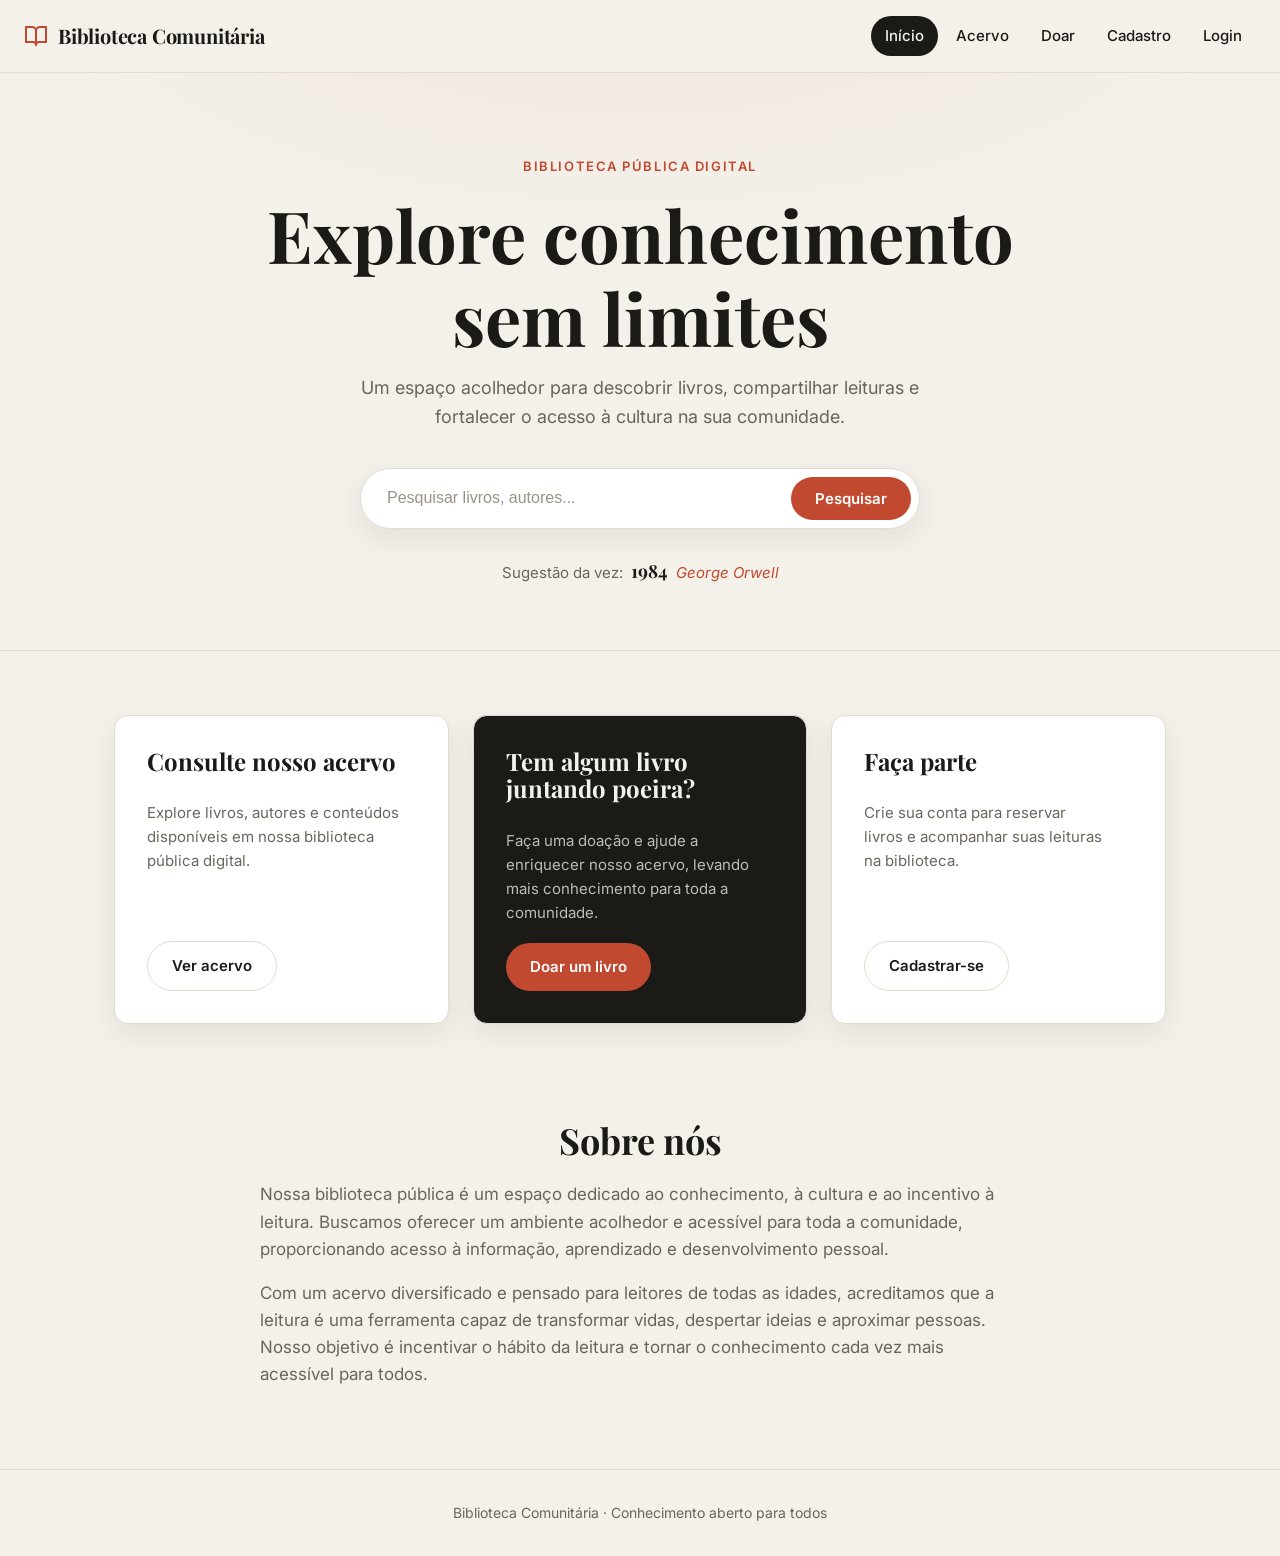
<file: index.html>
<!DOCTYPE html>
<html lang="pt-BR">
<head>
  <meta charset="UTF-8" />
  <meta name="viewport" content="width=device-width, initial-scale=1.0" />
  <title>Biblioteca Comunitária</title>
  <meta http-equiv="refresh" content="0; url=Models/Home.html" />
  <link rel="canonical" href="Models/Home.html" />
  <script>
    window.location.replace("Models/Home.html");
  </script>
</head>
<body>
  <p>Redirecionando para a <a href="Models/Home.html">página inicial</a>...</p>
</body>
</html>
</file>
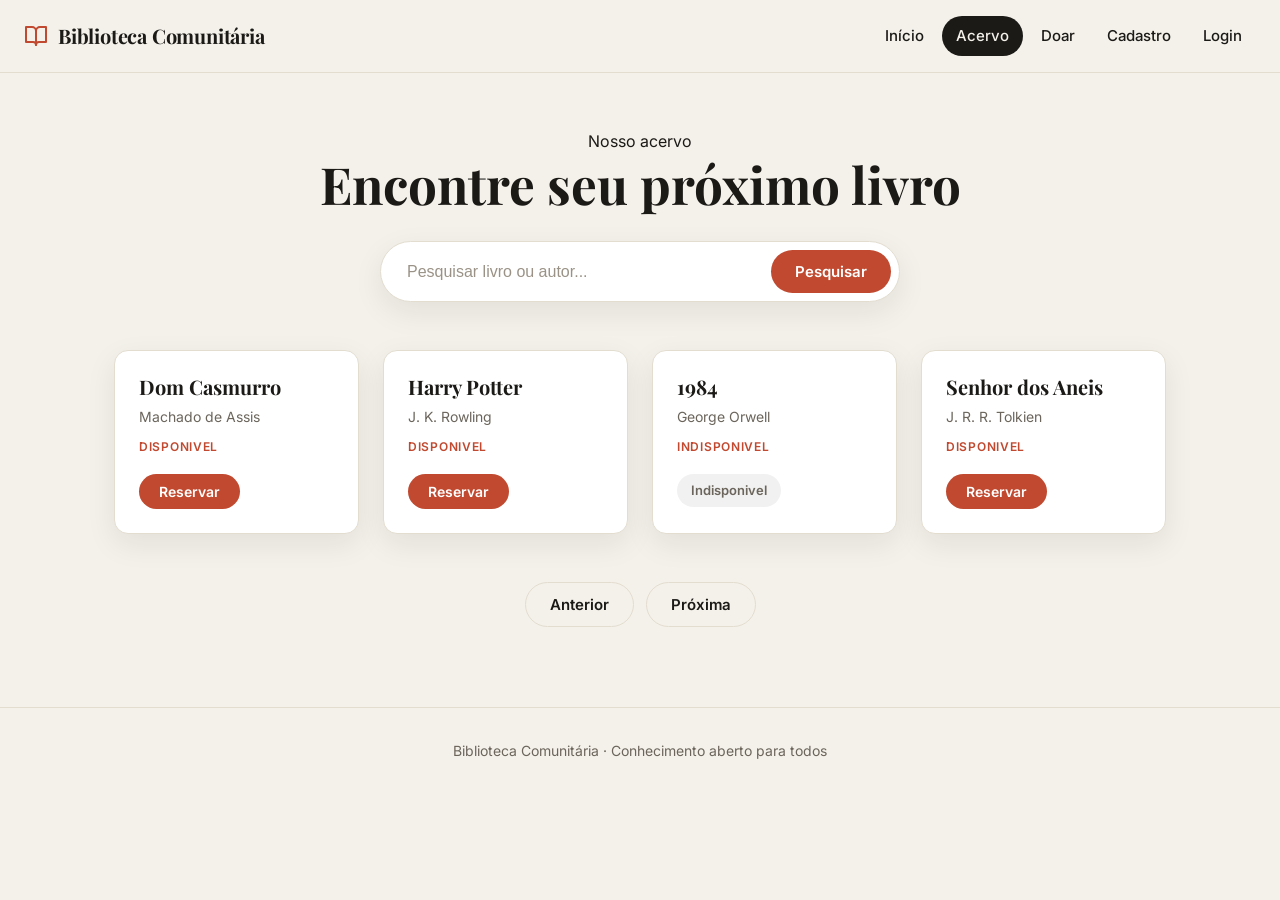
<file: Models/acervo.html>
<!DOCTYPE html>
<html lang="pt-br">
<head>
    <meta charset="UTF-8">
    <meta name="viewport" content="width=device-width, initial-scale=1.0">
    <link rel="stylesheet" href="../Styles/style_principal.css">
    <link rel="stylesheet" href="../Styles/style_acervo.css">
    <title>Acervo | Biblioteca Comunitária</title>
</head>
<body>

    <!-- NAVBAR -->
    <nav class="navbar">
        <a class="brand" href="Home.html">
            <svg viewBox="0 0 24 24" fill="none" stroke="currentColor" stroke-width="2" stroke-linecap="round" stroke-linejoin="round" aria-hidden="true">
                <path d="M2 3h6a4 4 0 0 1 4 4v14a3 3 0 0 0-3-3H2z"></path>
                <path d="M22 3h-6a4 4 0 0 0-4 4v14a3 3 0 0 1 3-3h7z"></path>
            </svg>
            Biblioteca Comunitária
        </a>
        <ul class="nav-links">
            <li><a href="Home.html">Início</a></li>
            <li><a href="acervo.html" class="active">Acervo</a></li>
            <li><a href="Doacao.html">Doar</a></li>
            <li><a href="cadastro.html">Cadastro</a></li>
            <li><a href="login.html">Login</a></li>
        </ul>
    </nav>

    <main class="container acervo">
        <header class="acervo-header">
            <span class="eyebrow">Nosso acervo</span>
            <h1>Encontre seu próximo livro</h1>
            <div class="search-box">
                <input type="text" id="busca" placeholder="Pesquisar livro ou autor...">
                <button class="btn" onclick="buscarLivros()">Pesquisar</button>
            </div>
        </header>

        <div id="lista-livros"></div>

        <div class="paginacao">
            <button class="btn btn-outline" onclick="paginaAnterior()">Anterior</button>
            <button class="btn btn-outline" onclick="proximaPagina()">Próxima</button>
        </div>
    </main>

    <footer class="site-footer">
        Biblioteca Comunitária &middot; Conhecimento aberto para todos
    </footer>

    <script src="../Scripts/storage.js"></script>
    <script src="../Scripts/acervo.js"></script>
</body>
</html>
</file>
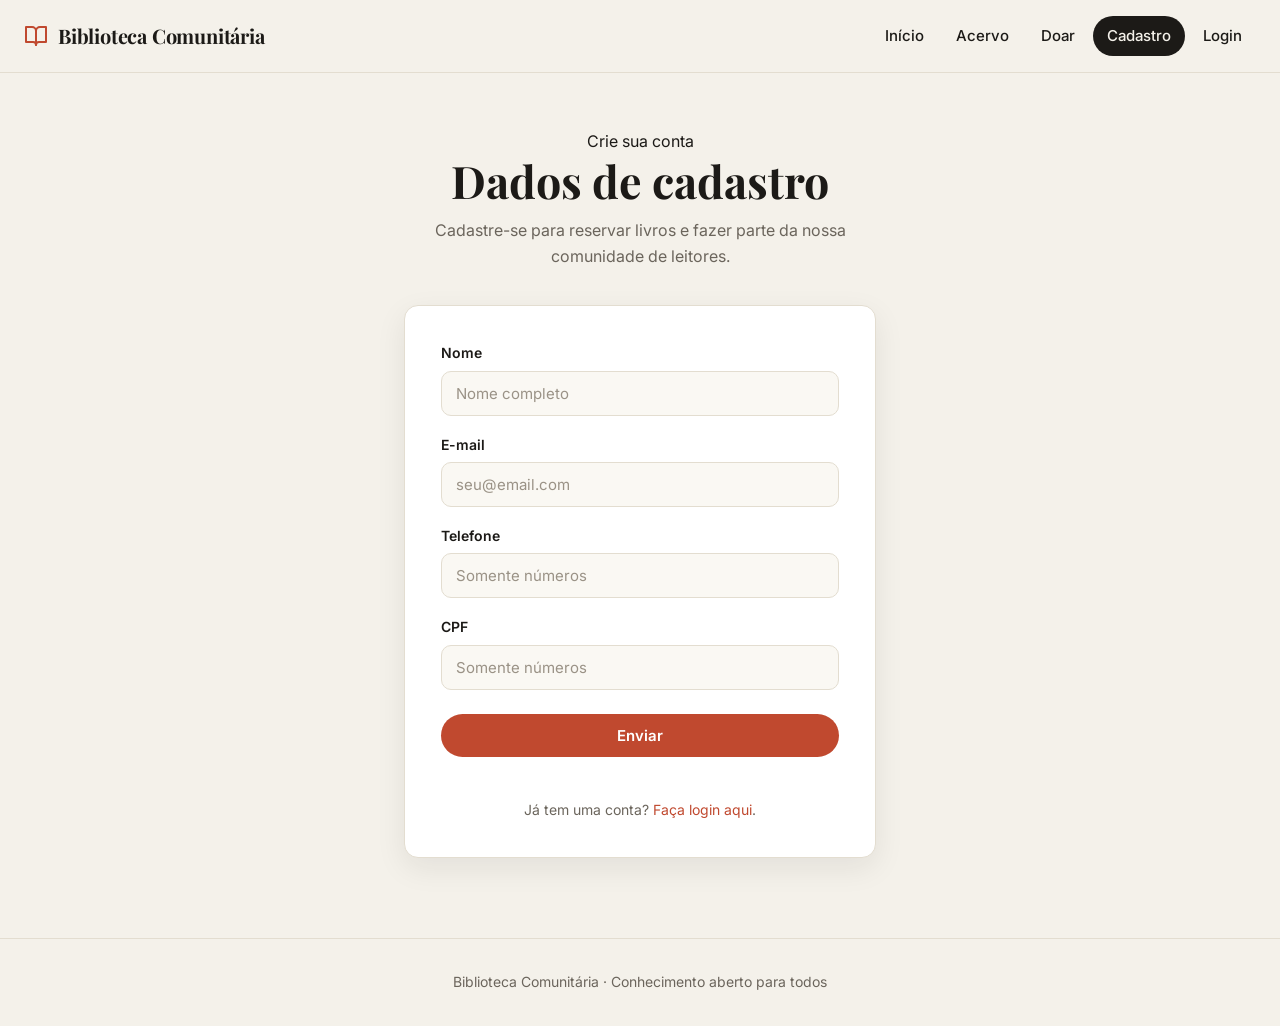
<file: Models/cadastro.html>
<!DOCTYPE html>
<html lang="pt-br">
<head>
    <meta charset="UTF-8">
    <meta name="viewport" content="width=device-width, initial-scale=1.0">
    <link rel="stylesheet" href="../Styles/style_principal.css">
    <link rel="stylesheet" href="../Styles/style_Cadastro.css">
    <title>Cadastro | Biblioteca Comunitária</title>
</head>
<body>

    <!-- NAVBAR -->
    <nav class="navbar">
        <a class="brand" href="Home.html">
            <svg viewBox="0 0 24 24" fill="none" stroke="currentColor" stroke-width="2" stroke-linecap="round" stroke-linejoin="round" aria-hidden="true">
                <path d="M2 3h6a4 4 0 0 1 4 4v14a3 3 0 0 0-3-3H2z"></path>
                <path d="M22 3h-6a4 4 0 0 0-4 4v14a3 3 0 0 1 3-3h7z"></path>
            </svg>
            Biblioteca Comunitária
        </a>
        <ul class="nav-links">
            <li><a href="Home.html">Início</a></li>
            <li><a href="acervo.html">Acervo</a></li>
            <li><a href="Doacao.html">Doar</a></li>
            <li><a href="cadastro.html" class="active">Cadastro</a></li>
            <li><a href="login.html">Login</a></li>
        </ul>
    </nav>

    <main class="container form-page">
        <div class="form-intro">
            <span class="eyebrow">Crie sua conta</span>
            <h1>Dados de cadastro</h1>
            <p>Cadastre-se para reservar livros e fazer parte da nossa comunidade de leitores.</p>
        </div>

        <div class="form-card">
            <form id="frmCadastro">
                <div class="field">
                    <label for="nome">Nome</label>
                    <input id="nome" placeholder="Nome completo">
                </div>

                <div class="field">
                    <label for="email">E-mail</label>
                    <input id="email" type="email" placeholder="seu@email.com">
                </div>

                <div class="field">
                    <label for="telefone">Telefone</label>
                    <input id="telefone" type="tel" placeholder="Somente números">
                </div>

                <div class="field">
                    <label for="cpf">CPF</label>
                    <input id="cpf" type="text" placeholder="Somente números">
                </div>

                <button id="btnEnviar" type="submit" class="btn">Enviar</button>
                <p id="msgStatus" class="msg-status"></p>
            </form>
            <p class="form-footer-link">Já tem uma conta? <a href="login.html">Faça login aqui</a>.</p>
        </div>
    </main>

    <footer class="site-footer">
        Biblioteca Comunitária &middot; Conhecimento aberto para todos
    </footer>

    <script src="../Scripts/storage.js"></script>
    <script src="../Scripts/cadastro.js"></script>
</body>
</html>
</file>
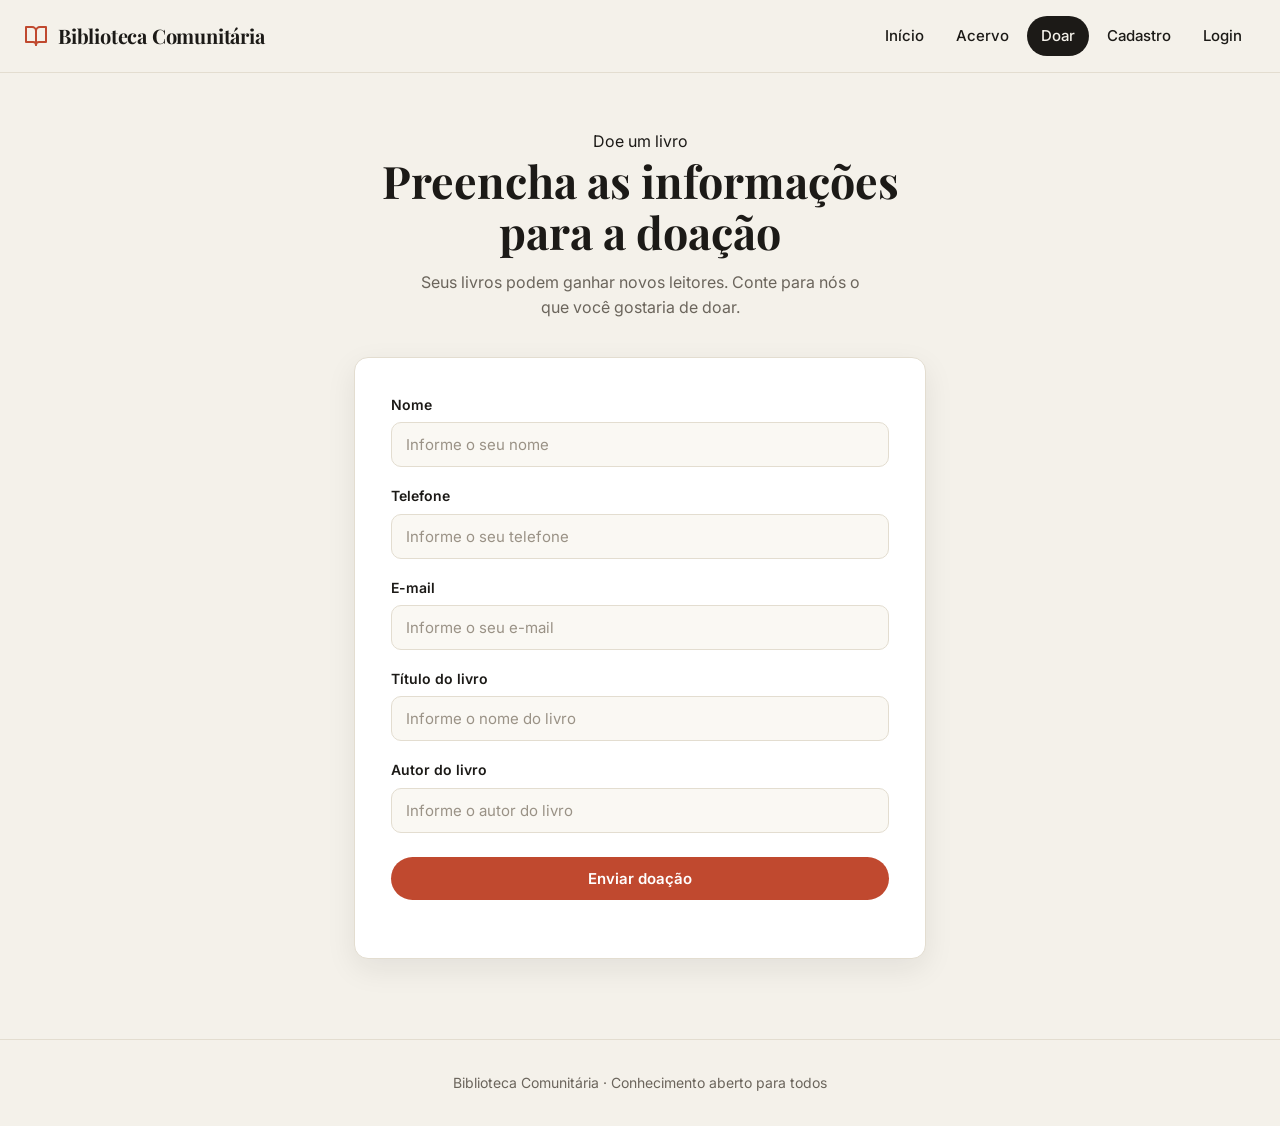
<file: Models/Doacao.html>
<!DOCTYPE html>
<html lang="pt-BR">
<head>
    <meta charset="UTF-8">
    <meta name="viewport" content="width=device-width, initial-scale=1.0">
    <title>Doação | Biblioteca Comunitária</title>
    <link rel="stylesheet" href="../Styles/style_principal.css">
    <link rel="stylesheet" href="../Styles/Style_Doacao.css">
</head>
<body>

    <!-- NAVBAR -->
    <nav class="navbar">
        <a class="brand" href="Home.html">
            <svg viewBox="0 0 24 24" fill="none" stroke="currentColor" stroke-width="2" stroke-linecap="round" stroke-linejoin="round" aria-hidden="true">
                <path d="M2 3h6a4 4 0 0 1 4 4v14a3 3 0 0 0-3-3H2z"></path>
                <path d="M22 3h-6a4 4 0 0 0-4 4v14a3 3 0 0 1 3-3h7z"></path>
            </svg>
            Biblioteca Comunitária
        </a>
        <ul class="nav-links">
            <li><a href="Home.html">Início</a></li>
            <li><a href="acervo.html">Acervo</a></li>
            <li><a href="Doacao.html" class="active">Doar</a></li>
            <li><a href="cadastro.html">Cadastro</a></li>
            <li><a href="login.html">Login</a></li>
        </ul>
    </nav>

    <main class="container form-page">
        <div class="form-intro">
            <span class="eyebrow">Doe um livro</span>
            <h1>Preencha as informações para a doação</h1>
            <p>Seus livros podem ganhar novos leitores. Conte para nós o que você gostaria de doar.</p>
        </div>

        <div class="form-card">
            <form id="frmDoacao">
                <div class="field">
                    <label for="nome">Nome</label>
                    <input type="text" id="nome" name="nome" placeholder="Informe o seu nome">
                </div>

                <div class="field">
                    <label for="telefone">Telefone</label>
                    <input type="tel" id="telefone" name="telefone" placeholder="Informe o seu telefone">
                </div>

                <div class="field">
                    <label for="email">E-mail</label>
                    <input type="email" id="email" name="email" placeholder="Informe o seu e-mail">
                </div>

                <div class="field">
                    <label for="tituloLivro">Título do livro</label>
                    <input type="text" id="tituloLivro" name="nomeLivro" placeholder="Informe o nome do livro">
                </div>

                <div class="field">
                    <label for="autorLivro">Autor do livro</label>
                    <input type="text" id="autorLivro" name="autorLivro" placeholder="Informe o autor do livro">
                </div>

                <button type="submit" class="btn">Enviar doação</button>
                <p id="msgStatus" class="msg-status"></p>
            </form>
        </div>
    </main>

    <footer class="site-footer">
        Biblioteca Comunitária &middot; Conhecimento aberto para todos
    </footer>

    <script src="../Scripts/storage.js"></script>
    <script src="../Scripts/doacao.js"></script>
</body>
</html>
</file>
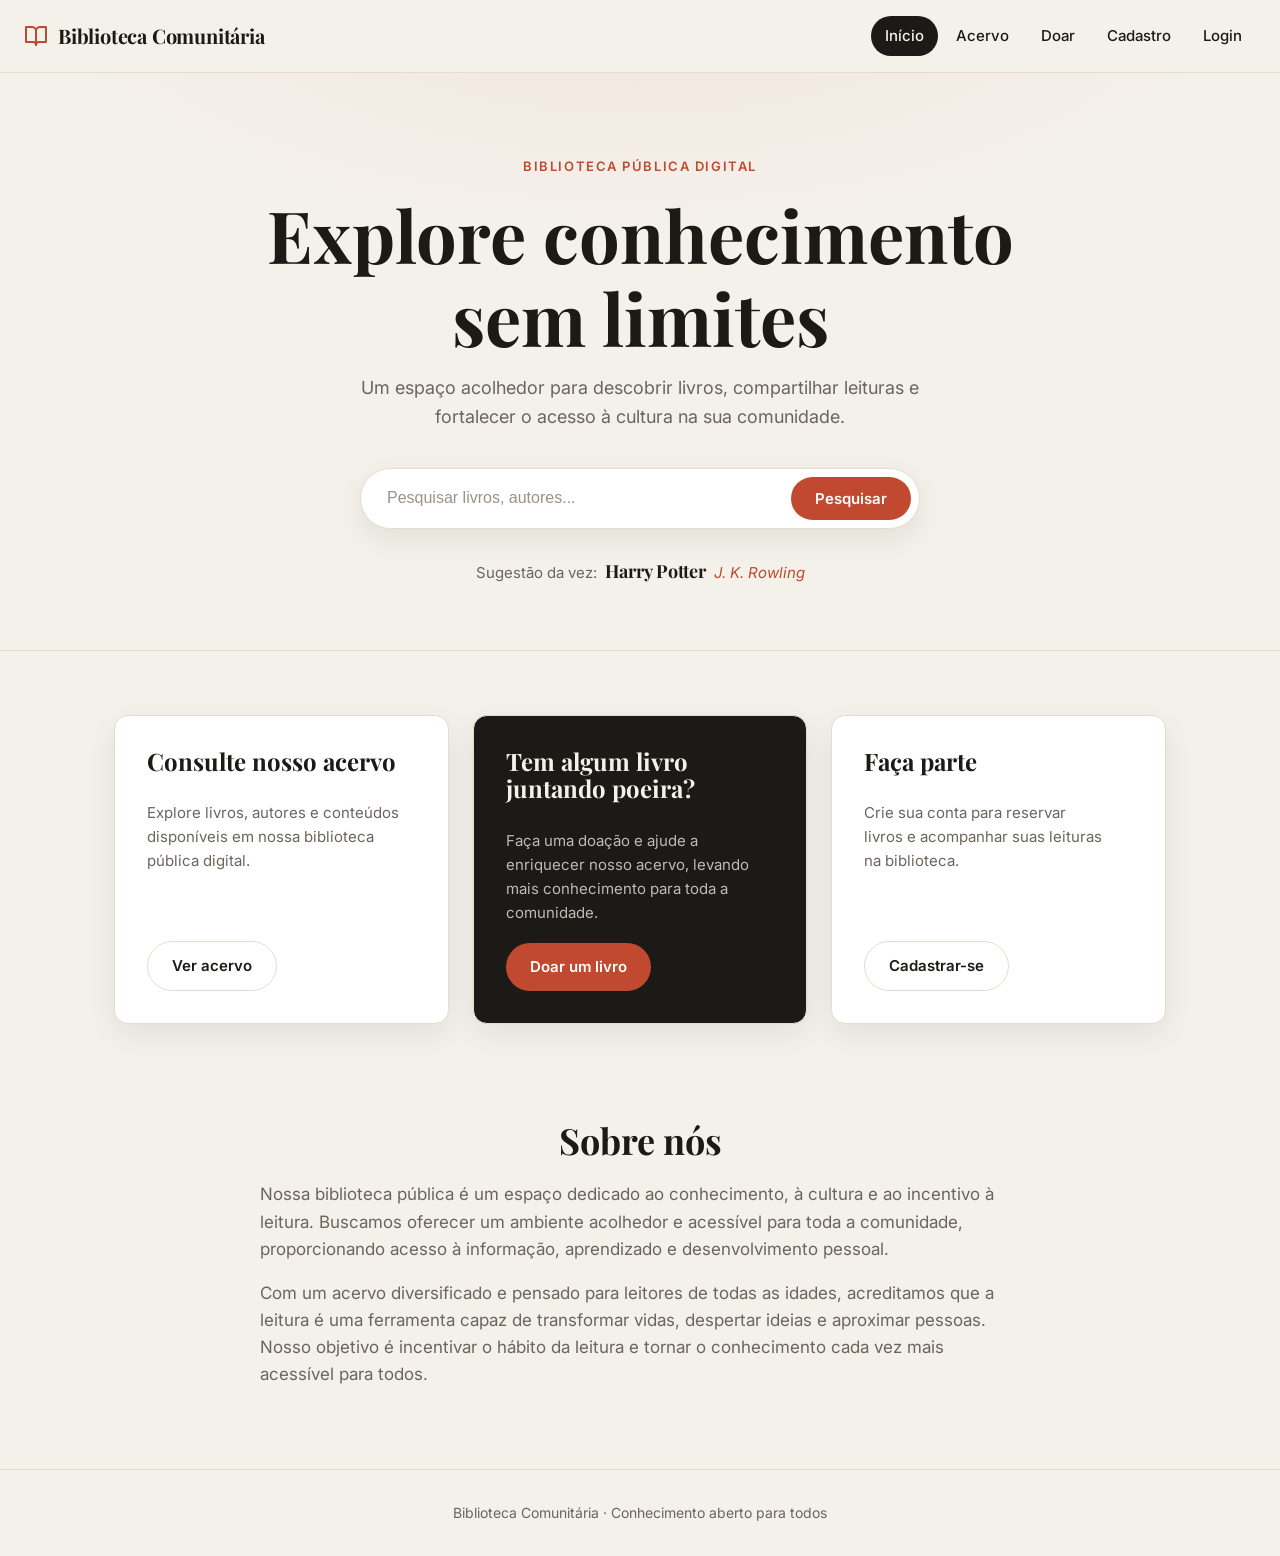
<file: Models/Home.html>
<!DOCTYPE html>
<html lang="pt-br">
<head>
    <meta charset="UTF-8">
    <meta name="viewport" content="width=device-width, initial-scale=1.0">
    <link rel="stylesheet" href="../Styles/style_principal.css">
    <link rel="stylesheet" href="../Styles/style_Home.css">
    <title>Início | Biblioteca Comunitária</title>
</head>
<body>

    <!-- NAVBAR -->
    <nav class="navbar">
        <a class="brand" href="Home.html">
            <svg viewBox="0 0 24 24" fill="none" stroke="currentColor" stroke-width="2" stroke-linecap="round" stroke-linejoin="round" aria-hidden="true">
                <path d="M2 3h6a4 4 0 0 1 4 4v14a3 3 0 0 0-3-3H2z"></path>
                <path d="M22 3h-6a4 4 0 0 0-4 4v14a3 3 0 0 1 3-3h7z"></path>
            </svg>
            Biblioteca Comunitária
        </a>
        <ul class="nav-links">
            <li><a href="Home.html" class="active">Início</a></li>
            <li><a href="acervo.html">Acervo</a></li>
            <li><a href="Doacao.html">Doar</a></li>
            <li><a href="cadastro.html">Cadastro</a></li>
            <li><a href="login.html">Login</a></li>
        </ul>
    </nav>

    <!-- HERO -->
    <header class="hero">
        <div class="container">
            <span class="eyebrow">Biblioteca pública digital</span>
            <h1>Explore conhecimento sem limites</h1>
            <p class="hero-sub">
                Um espaço acolhedor para descobrir livros, compartilhar leituras e
                fortalecer o acesso à cultura na sua comunidade.
            </p>

            <div class="search-box">
                <input type="text" id="busca" placeholder="Pesquisar livros, autores..." />
                <button class="btn" onclick="location.href='acervo.html?busca=' + encodeURIComponent(document.getElementById('busca').value)">Pesquisar</button>
            </div>

            <div class="sugestao">
                <span>Sugestão da vez:</span>
                <strong id="titulo-sugestao"></strong>
                <em id="autor-sugestao"></em>
            </div>
        </div>
    </header>

    <!-- CARDS -->
    <main class="container">
        <section class="cards">
            <article class="card">
                <h2>Consulte nosso acervo</h2>
                <p>Explore livros, autores e conteúdos disponíveis em nossa biblioteca pública digital.</p>
                <a class="btn btn-outline" href="acervo.html">Ver acervo</a>
            </article>

            <article class="card card-accent">
                <h2>Tem algum livro juntando poeira?</h2>
                <p>Faça uma doação e ajude a enriquecer nosso acervo, levando mais conhecimento para toda a comunidade.</p>
                <a class="btn" href="Doacao.html">Doar um livro</a>
            </article>

            <article class="card">
                <h2>Faça parte</h2>
                <p>Crie sua conta para reservar livros e acompanhar suas leituras na biblioteca.</p>
                <a class="btn btn-outline" href="cadastro.html">Cadastrar-se</a>
            </article>
        </section>

        <!-- SOBRE NÓS -->
        <section class="sobre-nos">
            <h2>Sobre nós</h2>
            <p>
                Nossa biblioteca pública é um espaço dedicado ao conhecimento, à cultura e ao incentivo à leitura.
                Buscamos oferecer um ambiente acolhedor e acessível para toda a comunidade, proporcionando acesso
                à informação, aprendizado e desenvolvimento pessoal.
            </p>
            <p>
                Com um acervo diversificado e pensado para leitores de todas as idades, acreditamos que a leitura
                é uma ferramenta capaz de transformar vidas, despertar ideias e aproximar pessoas. Nosso objetivo
                é incentivar o hábito da leitura e tornar o conhecimento cada vez mais acessível para todos.
            </p>
        </section>
    </main>

    <footer class="site-footer">
        Biblioteca Comunitária &middot; Conhecimento aberto para todos
    </footer>

    <script src="../Scripts/home.js"></script>
</body>
</html>
</file>
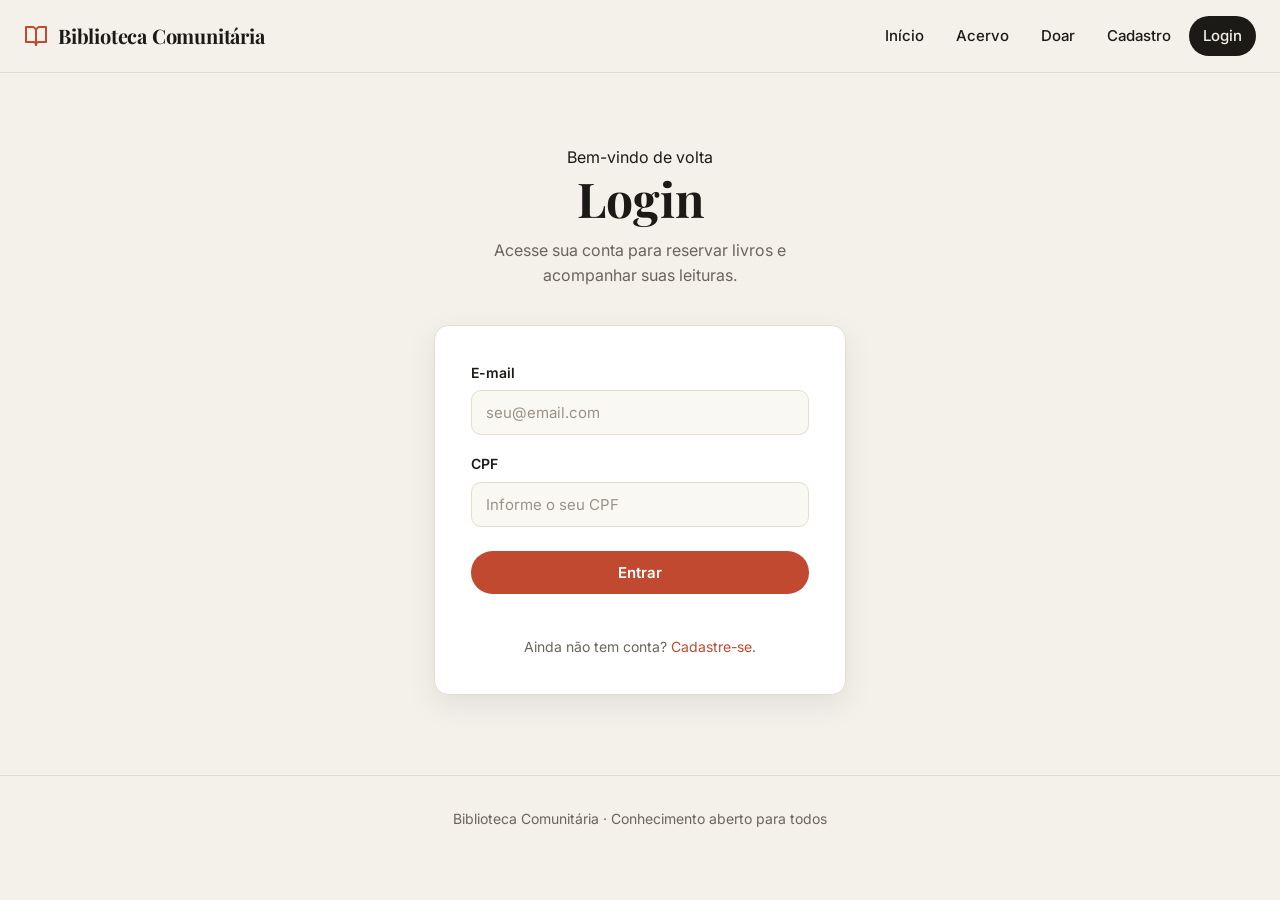
<file: Models/login.html>
<!DOCTYPE html>
<html lang="pt-BR">
<head>
    <meta charset="UTF-8">
    <meta name="viewport" content="width=device-width, initial-scale=1.0">
    <title>Login | Biblioteca Comunitária</title>
    <link rel="stylesheet" href="../Styles/style_principal.css">
    <link rel="stylesheet" href="../Styles/style_login.css">
</head>
<body>

    <!-- NAVBAR -->
    <nav class="navbar">
        <a class="brand" href="Home.html">
            <svg viewBox="0 0 24 24" fill="none" stroke="currentColor" stroke-width="2" stroke-linecap="round" stroke-linejoin="round" aria-hidden="true">
                <path d="M2 3h6a4 4 0 0 1 4 4v14a3 3 0 0 0-3-3H2z"></path>
                <path d="M22 3h-6a4 4 0 0 0-4 4v14a3 3 0 0 1 3-3h7z"></path>
            </svg>
            Biblioteca Comunitária
        </a>
        <ul class="nav-links">
            <li><a href="Home.html">Início</a></li>
            <li><a href="acervo.html">Acervo</a></li>
            <li><a href="Doacao.html">Doar</a></li>
            <li><a href="cadastro.html">Cadastro</a></li>
            <li><a href="login.html" class="active">Login</a></li>
        </ul>
    </nav>

    <main class="container form-page">
        <div class="form-intro">
            <span class="eyebrow">Bem-vindo de volta</span>
            <h1>Login</h1>
            <p>Acesse sua conta para reservar livros e acompanhar suas leituras.</p>
        </div>

        <div class="form-card">
            <form id="frmPrincipal">
                <div class="field">
                    <label for="email">E-mail</label>
                    <input type="email" name="email" id="email" placeholder="seu@email.com">
                </div>

                <div class="field">
                    <label for="cpf">CPF</label>
                    <input type="password" name="cpf" id="cpf" placeholder="Informe o seu CPF">
                </div>

                <button type="submit" id="btnEntrar" class="btn">Entrar</button>
                <p id="mensagemErro" class="msg-status"></p>
            </form>
            <p class="form-footer-link">Ainda não tem conta? <a href="cadastro.html">Cadastre-se</a>.</p>
        </div>
    </main>

    <footer class="site-footer">
        Biblioteca Comunitária &middot; Conhecimento aberto para todos
    </footer>

    <script src="../Scripts/storage.js"></script>
    <script src="../Scripts/login.js"></script>
</body>
</html>
</file>
<file: Styles/style_principal.css>
/* =========================================================
   TEMA COMPARTILHADO - Biblioteca Comunitária
   Estética editorial: papel/creme, tinta escura, acento terracota
   ========================================================= */

@import url('https://fonts.googleapis.com/css2?family=Inter:wght@400;500;600&family=Playfair+Display:wght@500;600;700&display=swap');

:root {
    --bg: #f4f1ea;
    --surface: #ffffff;
    --surface-soft: #faf8f3;
    --ink: #1c1a17;
    --muted: #6b655c;
    --accent: #c0492f;
    --accent-dark: #9c3823;
    --border: #e3ddd0;
    --radius: 14px;
    --shadow: 0 10px 30px rgba(28, 26, 23, 0.08);
    --serif: 'Playfair Display', Georgia, serif;
    --sans: 'Inter', Arial, sans-serif;
}

* {
    box-sizing: border-box;
}

html {
    background: var(--bg);
}

body {
    margin: 0;
    padding: 0;
    font-family: var(--sans);
    background: var(--bg);
    color: var(--ink);
    line-height: 1.6;
    min-height: 100vh;
}

h1, h2, h3 {
    font-family: var(--serif);
    color: var(--ink);
    line-height: 1.15;
    margin: 0 0 0.5em;
    text-wrap: balance;
}

p {
    color: var(--muted);
    text-wrap: pretty;
}

a {
    color: var(--accent);
    text-decoration: none;
}

/* ===================== NAVBAR ===================== */
.navbar {
    position: sticky;
    top: 0;
    z-index: 50;
    display: flex;
    align-items: center;
    justify-content: space-between;
    gap: 16px;
    padding: 16px 24px;
    background: rgba(244, 241, 234, 0.85);
    backdrop-filter: blur(10px);
    border-bottom: 1px solid var(--border);
}

.navbar .brand {
    display: flex;
    align-items: center;
    gap: 10px;
    font-family: var(--serif);
    font-size: 20px;
    font-weight: 700;
    color: var(--ink);
    letter-spacing: -0.01em;
}

.navbar .brand svg {
    width: 24px;
    height: 24px;
    color: var(--accent);
}

.nav-links {
    display: flex;
    align-items: center;
    gap: 4px;
    list-style: none;
    margin: 0;
    padding: 0;
    flex-wrap: wrap;
    justify-content: flex-end;
}

.nav-links a {
    display: inline-block;
    padding: 8px 14px;
    border-radius: 999px;
    color: var(--ink);
    font-size: 15px;
    font-weight: 500;
    transition: background 0.2s, color 0.2s;
}

.nav-links a:hover {
    background: rgba(192, 73, 47, 0.1);
    color: var(--accent);
}

.nav-links a.active {
    background: var(--ink);
    color: var(--bg);
}

.nav-links a.active:hover {
    background: var(--ink);
    color: var(--bg);
}

/* ===================== BOTÕES ===================== */
.btn {
    display: inline-flex;
    align-items: center;
    justify-content: center;
    gap: 8px;
    padding: 12px 24px;
    border: none;
    border-radius: 999px;
    background: var(--accent);
    color: #fff;
    font-family: var(--sans);
    font-size: 15px;
    font-weight: 600;
    cursor: pointer;
    transition: background 0.2s, transform 0.1s;
}

.btn:hover {
    background: var(--accent-dark);
}

.btn:active {
    transform: translateY(1px);
}

.btn-outline {
    background: transparent;
    color: var(--ink);
    border: 1px solid var(--border);
}

.btn-outline:hover {
    background: var(--surface);
    border-color: var(--ink);
}

/* ===================== LAYOUT ===================== */
.container {
    width: 100%;
    max-width: 1100px;
    margin: 0 auto;
    padding: 0 24px;
}

.site-footer {
    border-top: 1px solid var(--border);
    margin-top: 80px;
    padding: 32px 24px;
    text-align: center;
    color: var(--muted);
    font-size: 14px;
}

/* ===================== RESPONSIVO ===================== */
@media (max-width: 640px) {
    .navbar {
        flex-direction: column;
        align-items: stretch;
        text-align: center;
    }

    .nav-links {
        justify-content: center;
    }
}
</file>
<file: Styles/style_acervo.css>
.acervo {
    padding-top: 56px;
}

.acervo-header {
    text-align: center;
    margin-bottom: 48px;
}

.acervo-header h1 {
    font-size: clamp(2.2rem, 5vw, 3.2rem);
    margin-bottom: 28px;
}

/* SEARCH (reaproveita visual do hero) */
.acervo .search-box {
    display: flex;
    gap: 8px;
    max-width: 520px;
    margin: 0 auto;
    background: var(--surface);
    padding: 8px;
    border: 1px solid var(--border);
    border-radius: 999px;
    box-shadow: var(--shadow);
}

.acervo .search-box input {
    flex: 1;
    border: none;
    outline: none;
    background: transparent;
    padding: 10px 18px;
    font-size: 16px;
    color: var(--ink);
}

.acervo .search-box input::placeholder {
    color: #9a9286;
}

/* GRID DE LIVROS */
#lista-livros {
    display: grid;
    grid-template-columns: repeat(auto-fill, minmax(220px, 1fr));
    gap: 24px;
}

#lista-livros > p {
    grid-column: 1 / -1;
    text-align: center;
    color: var(--muted);
    font-size: 17px;
}

.livro {
    display: flex;
    flex-direction: column;
    gap: 8px;
    padding: 24px;
    background: var(--surface);
    border: 1px solid var(--border);
    border-radius: var(--radius);
    box-shadow: var(--shadow);
}

.livro h3 {
    font-size: 20px;
    margin: 0;
}

.livro p {
    margin: 0;
    font-size: 14px;
    color: var(--muted);
}

.livro p:nth-of-type(2) {
    font-weight: 600;
    color: var(--accent);
    text-transform: uppercase;
    letter-spacing: 0.06em;
    font-size: 12px;
}

.livro button {
    margin-top: 10px;
    align-self: flex-start;
    padding: 9px 20px;
    border: none;
    border-radius: 999px;
    background: var(--accent);
    color: #fff;
    font-family: var(--sans);
    font-size: 14px;
    font-weight: 600;
    cursor: pointer;
    transition: background 0.2s;
}

.livro button:hover {
    background: var(--accent-dark);
}

#ind {
    margin-top: 10px;
    align-self: flex-start;
    padding: 6px 14px;
    border-radius: 999px;
    background: rgba(28, 26, 23, 0.06);
    color: var(--muted);
    font-weight: 600;
    font-size: 13px;
}

/* PAGINAÇÃO */
.paginacao {
    display: flex;
    justify-content: center;
    gap: 12px;
    margin-top: 48px;
}
</file>
<file: Styles/style_Cadastro.css>
.form-page {
    padding-top: 56px;
    max-width: 520px;
}

.form-intro {
    text-align: center;
    margin-bottom: 36px;
}

.form-intro h1 {
    font-size: clamp(2rem, 5vw, 2.8rem);
    margin-bottom: 12px;
}

.form-intro p {
    font-size: 16px;
    max-width: 420px;
    margin: 0 auto;
}

.form-card {
    background: var(--surface);
    border: 1px solid var(--border);
    border-radius: var(--radius);
    box-shadow: var(--shadow);
    padding: 36px;
}

.form-card form {
    display: flex;
    flex-direction: column;
    gap: 18px;
}

.field {
    display: flex;
    flex-direction: column;
    gap: 6px;
}

.field label {
    font-size: 14px;
    font-weight: 600;
    color: var(--ink);
}

.form-card input {
    width: 100%;
    padding: 12px 14px;
    border: 1px solid var(--border);
    border-radius: 10px;
    background: var(--surface-soft);
    outline: none;
    font-size: 15px;
    font-family: var(--sans);
    color: var(--ink);
    transition: border-color 0.2s, box-shadow 0.2s;
}

.form-card input::placeholder {
    color: #9a9286;
}

.form-card input:focus {
    border-color: var(--accent);
    box-shadow: 0 0 0 3px rgba(192, 73, 47, 0.15);
}

.form-card .btn {
    margin-top: 6px;
    width: 100%;
}

.msg-status {
    text-align: center;
    margin: 4px 0 0;
    font-size: 14px;
    font-weight: 500;
}

.form-footer-link {
    text-align: center;
    margin: 20px 0 0;
    font-size: 14px;
    color: var(--muted);
}
</file>
<file: Styles/Style_Doacao.css>
.form-page {
    padding-top: 56px;
    max-width: 620px;
}

.form-intro {
    text-align: center;
    margin-bottom: 36px;
}

.form-intro h1 {
    font-size: clamp(2rem, 5vw, 2.8rem);
    margin-bottom: 12px;
}

.form-intro p {
    font-size: 16px;
    max-width: 460px;
    margin: 0 auto;
}

.form-card {
    background: var(--surface);
    border: 1px solid var(--border);
    border-radius: var(--radius);
    box-shadow: var(--shadow);
    padding: 36px;
}

.form-card form {
    display: flex;
    flex-direction: column;
    gap: 18px;
}

.field {
    display: flex;
    flex-direction: column;
    gap: 6px;
}

.field label {
    font-size: 14px;
    font-weight: 600;
    color: var(--ink);
}

.form-card input {
    width: 100%;
    padding: 12px 14px;
    border: 1px solid var(--border);
    border-radius: 10px;
    background: var(--surface-soft);
    outline: none;
    font-size: 15px;
    font-family: var(--sans);
    color: var(--ink);
    transition: border-color 0.2s, box-shadow 0.2s;
}

.form-card input::placeholder {
    color: #9a9286;
}

.form-card input:focus {
    border-color: var(--accent);
    box-shadow: 0 0 0 3px rgba(192, 73, 47, 0.15);
}

.form-card .btn {
    margin-top: 6px;
    width: 100%;
}

.msg-status {
    text-align: center;
    margin: 4px 0 0;
    font-size: 14px;
    font-weight: 500;
}
</file>
<file: Styles/style_Home.css>
/* ===================== HERO ===================== */
.hero {
    padding: 80px 0 64px;
    text-align: center;
    background:
        radial-gradient(900px 400px at 50% -120px, rgba(192, 73, 47, 0.08), transparent 70%),
        var(--bg);
    border-bottom: 1px solid var(--border);
}

.eyebrow {
    display: inline-block;
    font-size: 13px;
    font-weight: 600;
    letter-spacing: 0.12em;
    text-transform: uppercase;
    color: var(--accent);
    margin-bottom: 16px;
}

.hero h1 {
    font-size: clamp(2.5rem, 6vw, 4.5rem);
    margin: 0 0 16px;
}

.hero-sub {
    max-width: 620px;
    margin: 0 auto 36px;
    font-size: 18px;
    color: var(--muted);
}

/* SEARCH */
.search-box {
    display: flex;
    gap: 8px;
    max-width: 560px;
    margin: 0 auto;
    background: var(--surface);
    padding: 8px;
    border: 1px solid var(--border);
    border-radius: 999px;
    box-shadow: var(--shadow);
}

.search-box input {
    flex: 1;
    border: none;
    outline: none;
    background: transparent;
    padding: 10px 18px;
    font-size: 16px;
    color: var(--ink);
}

.search-box input::placeholder {
    color: #9a9286;
}

.sugestao {
    display: inline-flex;
    flex-wrap: wrap;
    align-items: baseline;
    justify-content: center;
    gap: 8px;
    margin-top: 28px;
    font-size: 15px;
    color: var(--muted);
}

.sugestao strong {
    font-family: var(--serif);
    font-size: 18px;
    color: var(--ink);
}

.sugestao em {
    color: var(--accent);
    font-style: italic;
}

/* ===================== CARDS ===================== */
.cards {
    display: grid;
    grid-template-columns: repeat(3, 1fr);
    gap: 24px;
    margin-top: 64px;
}

.card {
    display: flex;
    flex-direction: column;
    align-items: flex-start;
    gap: 14px;
    padding: 32px;
    background: var(--surface);
    border: 1px solid var(--border);
    border-radius: var(--radius);
    box-shadow: var(--shadow);
}

.card h2 {
    font-size: 24px;
}

.card p {
    flex: 1;
    margin: 0;
    font-size: 15px;
}

.card .btn {
    margin-top: 4px;
}

.card-accent {
    background: var(--ink);
}

.card-accent h2 {
    color: var(--bg);
}

.card-accent p {
    color: rgba(244, 241, 234, 0.75);
}

/* ===================== SOBRE NÓS ===================== */
.sobre-nos {
    max-width: 760px;
    margin: 96px auto 0;
    text-align: center;
}

.sobre-nos h2 {
    font-size: 36px;
    margin-bottom: 20px;
}

.sobre-nos p {
    font-size: 17px;
    text-align: left;
    margin-bottom: 16px;
}

/* ===================== RESPONSIVO ===================== */
@media (max-width: 880px) {
    .cards {
        grid-template-columns: 1fr;
        max-width: 480px;
        margin-left: auto;
        margin-right: auto;
    }
}

@media (max-width: 560px) {
    .search-box {
        flex-direction: column;
        border-radius: var(--radius);
    }

    .search-box .btn {
        width: 100%;
    }
}
</file>
<file: Styles/style_login.css>
.form-page {
    padding-top: 72px;
    max-width: 460px;
}

.form-intro {
    text-align: center;
    margin-bottom: 36px;
}

.form-intro h1 {
    font-size: clamp(2.2rem, 6vw, 3rem);
    margin-bottom: 12px;
}

.form-intro p {
    font-size: 16px;
    max-width: 380px;
    margin: 0 auto;
}

.form-card {
    background: var(--surface);
    border: 1px solid var(--border);
    border-radius: var(--radius);
    box-shadow: var(--shadow);
    padding: 36px;
}

.form-card form {
    display: flex;
    flex-direction: column;
    gap: 18px;
}

.field {
    display: flex;
    flex-direction: column;
    gap: 6px;
}

.field label {
    font-size: 14px;
    font-weight: 600;
    color: var(--ink);
}

.form-card input {
    width: 100%;
    padding: 12px 14px;
    border: 1px solid var(--border);
    border-radius: 10px;
    background: var(--surface-soft);
    outline: none;
    font-size: 15px;
    font-family: var(--sans);
    color: var(--ink);
    transition: border-color 0.2s, box-shadow 0.2s;
}

.form-card input::placeholder {
    color: #9a9286;
}

.form-card input:focus {
    border-color: var(--accent);
    box-shadow: 0 0 0 3px rgba(192, 73, 47, 0.15);
}

.form-card .btn {
    margin-top: 6px;
    width: 100%;
}

.msg-status {
    text-align: center;
    margin: 4px 0 0;
    font-size: 14px;
    font-weight: 500;
}

.form-footer-link {
    text-align: center;
    margin: 20px 0 0;
    font-size: 14px;
    color: var(--muted);
}
</file>
